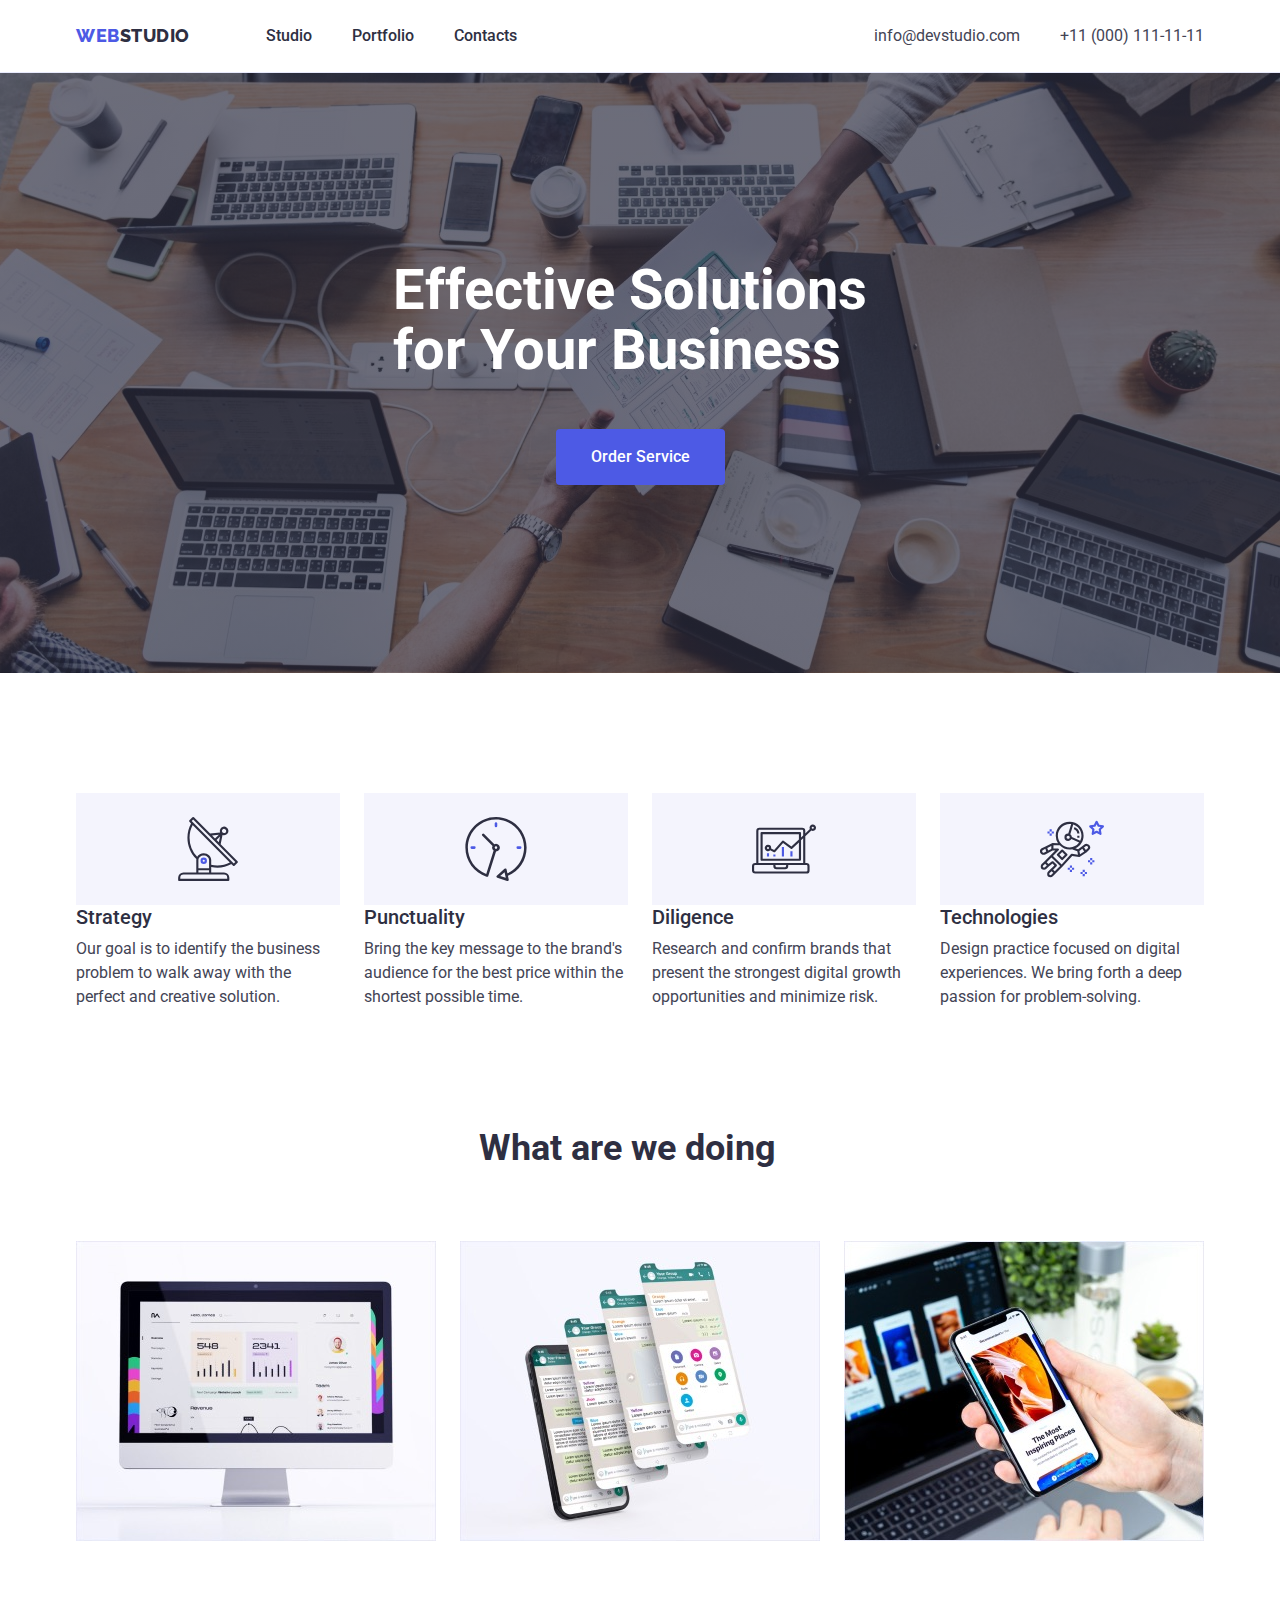
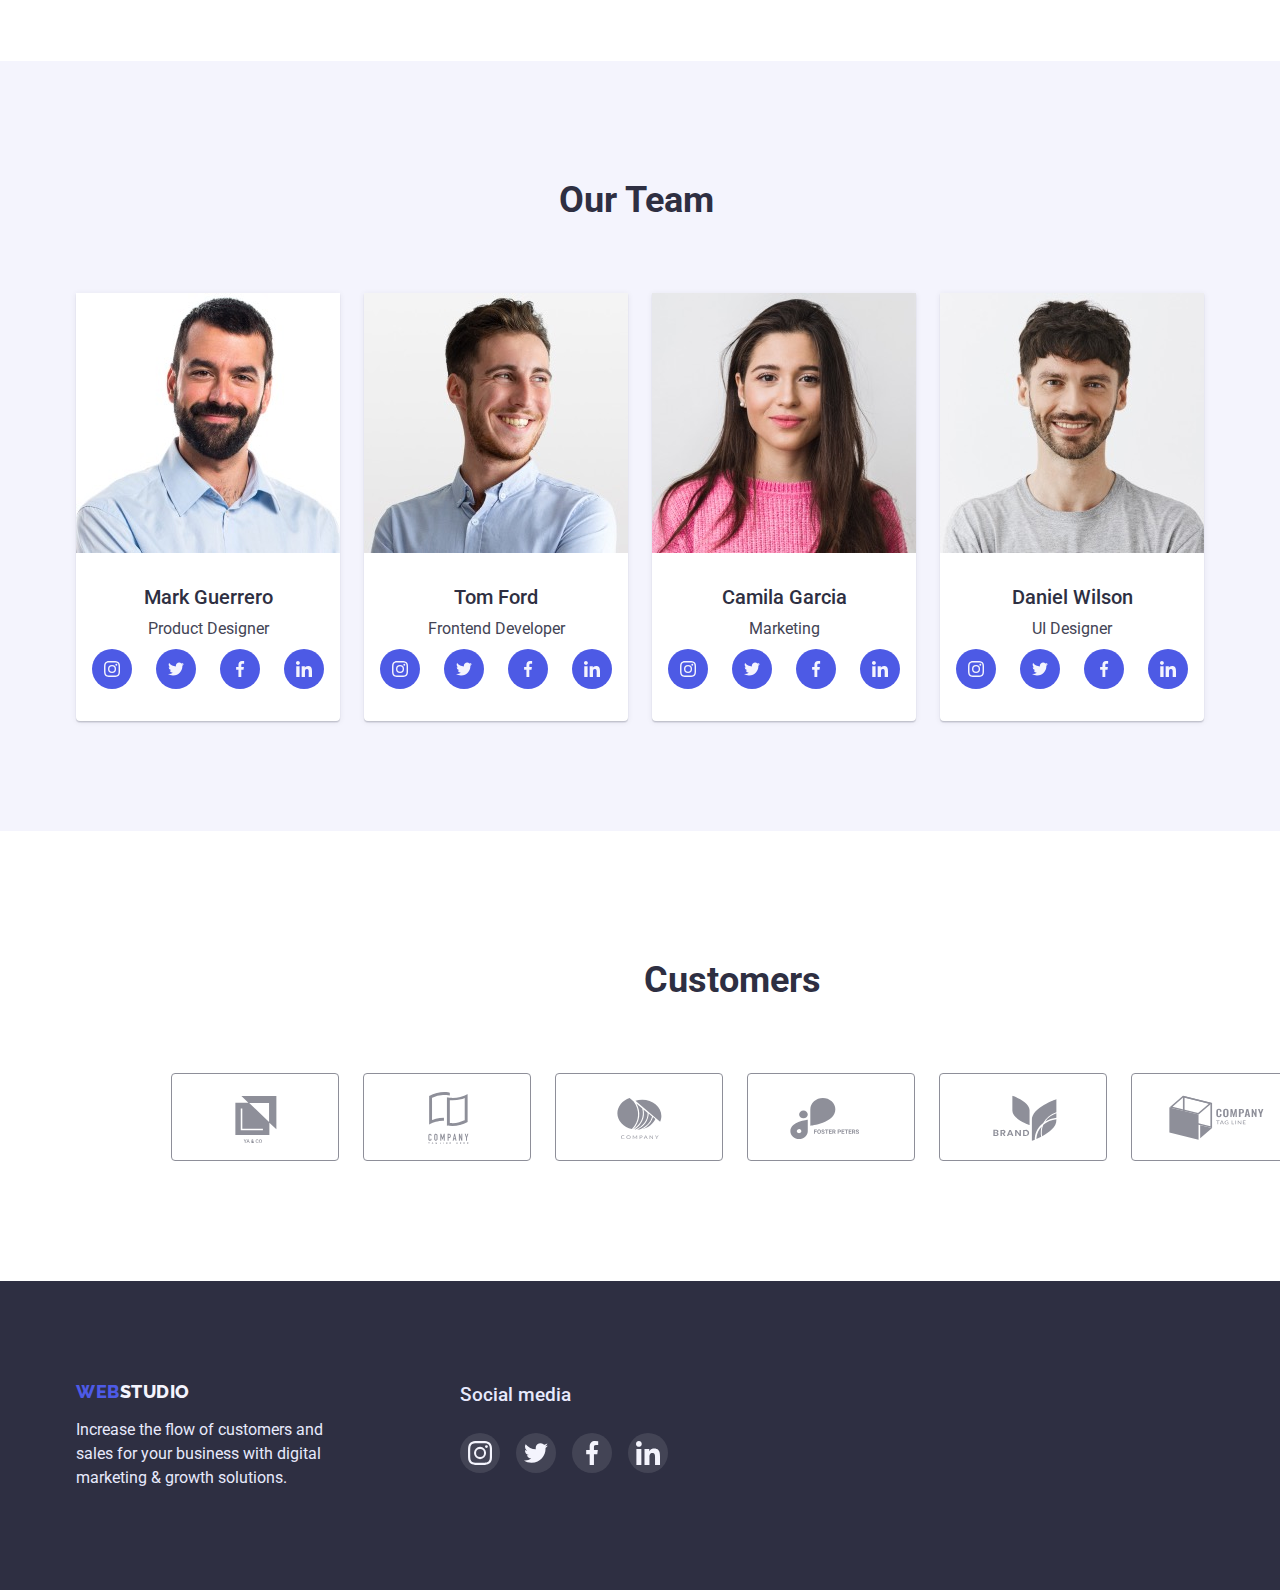
<file: index.html>
<!DOCTYPE html>
<html lang="en">
    <head>
        <meta charset="UTF-8" />
        <meta http-equiv="X-UA-Compatible" content="IE=edge" />
        <meta name="viewport" content="width=device-width, initial-scale=1.0" />
        <title>WebStudio</title>
        <link
            rel="stylesheet"
            href="https://cdn.jsdelivr.net/npm/modern-normalize@1.1.0/modern-normalize.min.css"
        />
        <link rel="preconnect" href="https://fonts.googleapis.com" />
        <link rel="preconnect" href="https://fonts.gstatic.com" crossorigin />
        <link
            href="https://fonts.googleapis.com/css2?family=Raleway:wght@800&family=Roboto:wght@400;500;700&display=swap"
            rel="stylesheet"
        />
        <link rel="stylesheet" href="./css/styles.css" />
    </head>
    <body>
        <header class="header-section">
            <div class="container header">
                <nav class="navigation">
                    <a class="logo-hdr logo" href="./index.html"
                        ><span class="accent-logo">Web</span>Studio</a
                    >
                    <ul class="menu list">
                        <li class="menu-item">
                            <a href="./index.html" class="link menu-item-link">Studio</a>
                        </li>
                        <li class="menu-item">
                            <a href="./portfolio.html" class="link menu-item-link">Portfolio</a>
                        </li>
                        <li class="menu-item">
                            <a href="#" class="link menu-item-link">Contacts</a>
                        </li>
                    </ul>
                </nav>

                <address>
                    <ul class="contacts list">
                        <li class="contact-item">
                            <a href="mailto:info@devstudio.com" class="link contact-item-link">
                                info@devstudio.com</a
                            >
                        </li>
                        <li class="contact-item">
                            <a href="tel:+110001111111" class="link contact-item-link">
                                +11 (000) 111-11-11</a
                            >
                        </li>
                    </ul>
                </address>
            </div>
        </header>

        <main>
            <!-- Hero Section -->
            <section class="hero">
                <div class="container">
                    <h1 class="title hero-title">Effective Solutions for Your Business</h1>
                    <button class="modal-btn btn" type="button">Order Service</button>
                </div>
            </section>

            <!-- Features Section -->
            <section class="features-section">
                <div class="container">
                    <h2 class="hiden-title">Our Features</h2>
                    <ul class="features list">
                        <li class="feature-item">
                            <div class="feature-item-icon-bcg">
                                <svg class="feature-item-icon">
                                    <use href="./images/icons.svg#icon-antenna"></use>
                                </svg>
                            </div>
                            <h3 class="feature-item-title">Strategy</h3>
                            <p class="feature-item-descr">
                                Our goal is to identify the business problem to walk away with the
                                perfect and creative solution.
                            </p>
                        </li>
                        <li class="feature-item">
                            <div class="feature-item-icon-bcg">
                                <svg class="feature-item-icon">
                                    <use href="./images/icons.svg#icon-clock"></use>
                                </svg>
                            </div>
                            <h3 class="feature-item-title">Punctuality</h3>
                            <p class="feature-item-descr">
                                Bring the key message to the brand's audience for the best price
                                within the shortest possible time.
                            </p>
                        </li>
                        <li class="feature-item">
                            <div class="feature-item-icon-bcg">
                                <svg class="feature-item-icon">
                                    <use href="./images/icons.svg#icon-diagram"></use>
                                </svg>
                            </div>
                            <h3 class="feature-item-title">Diligence</h3>
                            <p class="feature-item-descr">
                                Research and confirm brands that present the strongest digital
                                growth opportunities and minimize risk.
                            </p>
                        </li>
                        <li class="feature-item">
                            <div class="feature-item-icon-bcg">
                                <svg class="feature-item-icon">
                                    <use href="./images/icons.svg#icon-astronaut"></use>
                                </svg>
                            </div>
                            <h3 class="feature-item-title">Technologies</h3>
                            <p class="feature-item-descr">
                                Design practice focused on digital experiences. We bring forth a
                                deep passion for problem-solving.
                            </p>
                        </li>
                    </ul>
                </div>
            </section>

            <!-- Service Section -->
            <section class="section">
                <div class="container">
                    <h2 class="title service-title">What are we doing</h2>
                    <ul class="service-list list">
                        <li class="service-item">
                            <img src="./images/img1-2.jpg" alt="iMac" width="360" height="300" />
                        </li>
                        <li class="service-item">
                            <img
                                src="./images/img2-2.jpg"
                                alt="WhatsApp"
                                width="360"
                                height="300"
                            />
                        </li>
                        <li class="service-item">
                            <img
                                src="./images/img3-2.jpg"
                                alt="iPhone and laptop"
                                width="360"
                                height="300"
                            />
                        </li>
                    </ul>
                </div>
            </section>

            <!-- Team Section -->
            <section class="team-section">
                <div class="container">
                    <h2 class="title team-title">Our Team</h2>
                    <ul class="team-list list">
                        <li class="team-mmbr">
                            <img
                                src="./images/img-5.jpg"
                                alt="Product Designer"
                                width="264"
                                height="260"
                            />
                            <div class="team-mmbr-descr">
                                <h3 class="team-mmbr-name">Mark Guerrero</h3>
                                <p class="team-mmbr-psn">Product Designer</p>
                                <ul class="team-mmbr-soc-list list">
                                    <li class="team-mmbr-soc-item">
                                        <a href="" class="team-mmbr-soc-link link">
                                            <svg class="team-mmbr-soc-icon">
                                                <use href="./images/icons.svg#icon-instagram"></use>
                                            </svg>
                                        </a>
                                    </li>
                                    <li class="team-mmbr-soc-item">
                                        <a href="" class="team-mmbr-soc-link link">
                                            <svg class="team-mmbr-soc-icon">
                                                <use href="./images/icons.svg#icon-twitter"></use>
                                            </svg>
                                        </a>
                                    </li>
                                    <li class="team-mmbr-soc-item">
                                        <a href="" class="team-mmbr-soc-link link">
                                            <svg class="team-mmbr-soc-icon">
                                                <use href="./images/icons.svg#icon-facebook"></use>
                                            </svg>
                                        </a>
                                    </li>
                                    <li class="team-mmbr-soc-item">
                                        <a href="" class="team-mmbr-soc-link link">
                                            <svg class="team-mmbr-soc-icon">
                                                <use href="./images/icons.svg#icon-linkedin"></use>
                                            </svg>
                                        </a>
                                    </li>
                                </ul>
                            </div>
                        </li>
                        <li class="team-mmbr">
                            <img
                                src="./images/img-2-2.jpg"
                                alt="Frontend Developer"
                                width="264"
                                height="260"
                            />
                            <div class="team-mmbr-descr">
                                <h3 class="team-mmbr-name">Tom Ford</h3>
                                <p class="team-mmbr-psn">Frontend Developer</p>
                                <ul class="team-mmbr-soc-list list">
                                    <li class="team-mmbr-soc-item">
                                        <a href="" class="team-mmbr-soc-link link">
                                            <svg class="team-mmbr-soc-icon">
                                                <use href="./images/icons.svg#icon-instagram"></use>
                                            </svg>
                                        </a>
                                    </li>
                                    <li class="team-mmbr-soc-item">
                                        <a href="" class="team-mmbr-soc-link link">
                                            <svg class="team-mmbr-soc-icon">
                                                <use href="./images/icons.svg#icon-twitter"></use>
                                            </svg>
                                        </a>
                                    </li>
                                    <li class="team-mmbr-soc-item">
                                        <a href="" class="team-mmbr-soc-link link">
                                            <svg class="team-mmbr-soc-icon">
                                                <use href="./images/icons.svg#icon-facebook"></use>
                                            </svg>
                                        </a>
                                    </li>
                                    <li class="team-mmbr-soc-item">
                                        <a href="" class="team-mmbr-soc-link link">
                                            <svg class="team-mmbr-soc-icon">
                                                <use href="./images/icons.svg#icon-linkedin"></use>
                                            </svg>
                                        </a>
                                    </li>
                                </ul>
                            </div>
                        </li>
                        <li class="team-mmbr">
                            <img
                                src="./images/img-3-2.jpg"
                                alt="Marketing"
                                width="264"
                                height="260"
                            />
                            <div class="team-mmbr-descr">
                                <h3 class="team-mmbr-name">Camila Garcia</h3>
                                <p class="team-mmbr-psn">Marketing</p>
                                <ul class="team-mmbr-soc-list list">
                                    <li class="team-mmbr-soc-item">
                                        <a href="" class="team-mmbr-soc-link link">
                                            <svg class="team-mmbr-soc-icon">
                                                <use href="./images/icons.svg#icon-instagram"></use>
                                            </svg>
                                        </a>
                                    </li>
                                    <li class="team-mmbr-soc-item">
                                        <a href="" class="team-mmbr-soc-link link">
                                            <svg class="team-mmbr-soc-icon">
                                                <use href="./images/icons.svg#icon-twitter"></use>
                                            </svg>
                                        </a>
                                    </li>
                                    <li class="team-mmbr-soc-item">
                                        <a href="" class="team-mmbr-soc-link link">
                                            <svg class="team-mmbr-soc-icon">
                                                <use href="./images/icons.svg#icon-facebook"></use>
                                            </svg>
                                        </a>
                                    </li>
                                    <li class="team-mmbr-soc-item">
                                        <a href="" class="team-mmbr-soc-link link">
                                            <svg class="team-mmbr-soc-icon">
                                                <use href="./images/icons.svg#icon-linkedin"></use>
                                            </svg>
                                        </a>
                                    </li>
                                </ul>
                            </div>
                        </li>
                        <li class="team-mmbr">
                            <img
                                src="./images/img-4-2.jpg"
                                alt="UI Designer"
                                width="264"
                                height="260"
                            />
                            <div class="team-mmbr-descr">
                                <h3 class="team-mmbr-name">Daniel Wilson</h3>
                                <p class="team-mmbr-psn">UI Designer</p>
                                <ul class="team-mmbr-soc-list list">
                                    <li class="team-mmbr-soc-item">
                                        <a href="" class="team-mmbr-soc-link link">
                                            <svg class="team-mmbr-soc-icon">
                                                <use href="./images/icons.svg#icon-instagram"></use>
                                            </svg>
                                        </a>
                                    </li>
                                    <li class="team-mmbr-soc-item">
                                        <a href="" class="team-mmbr-soc-link link">
                                            <svg class="team-mmbr-soc-icon">
                                                <use href="./images/icons.svg#icon-twitter"></use>
                                            </svg>
                                        </a>
                                    </li>
                                    <li class="team-mmbr-soc-item">
                                        <a href="" class="team-mmbr-soc-link link">
                                            <svg class="team-mmbr-soc-icon">
                                                <use href="./images/icons.svg#icon-facebook"></use>
                                            </svg>
                                        </a>
                                    </li>
                                    <li class="team-mmbr-soc-item">
                                        <a href="" class="team-mmbr-soc-link link">
                                            <svg class="team-mmbr-soc-icon">
                                                <use href="./images/icons.svg#icon-linkedin"></use>
                                            </svg>
                                        </a>
                                    </li>
                                </ul>
                            </div>
                        </li>
                    </ul>
                </div>
            </section>

            <!-- Customers Section -->
            <section class="customers-section">
                <div class="container">
                    <h2 class="title customers-title">Customers</h2>
                    <ul class="customers-list list">
                        <li class="customer-item">
                            <a href="" class="customer-link link">
                                <svg class="customer-icon">
                                    <use href="./images/icons.svg#icon-logo-1"></use>
                                </svg>
                            </a>
                        </li>
                        <li class="customer-item">
                            <a href="" class="customer-link link">
                                <svg class="customer-icon">
                                    <use href="./images/icons.svg#icon-logo-2"></use>
                                </svg>
                            </a>
                        </li>
                        <li class="customer-item">
                            <a href="" class="customer-link link">
                                <svg class="customer-icon">
                                    <use href="./images/icons.svg#icon-logo-3"></use>
                                </svg>
                            </a>
                        </li>
                        <li class="customer-item">
                            <a href="" class="customer-link link">
                                <svg class="customer-icon">
                                    <use href="./images/icons.svg#icon-logo-4"></use>
                                </svg>
                            </a>
                        </li>
                        <li class="customer-item">
                            <a href="" class="customer-link link">
                                <svg class="customer-icon">
                                    <use href="./images/icons.svg#icon-logo-5"></use>
                                </svg>
                            </a>
                        </li>
                        <li class="customer-item">
                            <a href="" class="customer-link link">
                                <svg class="customer-icon">
                                    <use href="./images/icons.svg#icon-logo-6"></use>
                                </svg>
                            </a>
                        </li>
                    </ul>
                </div>
            </section>
        </main>

        <footer class="footer">
            <div class="container">
                <div class="footer-content">
                    <div class="footer-info">
                        <a class="logo-ftr logo" href="./index.html"
                            ><span class="accent-logo">Web</span>Studio</a
                        >
                        <p>
                            Increase the flow of customers and sales for your business with digital
                            marketing & growth solutions.
                        </p>
                    </div>
                    <div class="footer-soc">
                        <h3 class="footer-soc-title">Social media</h3>
                        <ul class="footer-soc-list list">
                            <li class="footer-soc-item">
                                <a href="" class="footer-soc-link link">
                                    <svg class="footer-soc-icon">
                                        <use href="./images/icons.svg#icon-instagram"></use>
                                    </svg>
                                </a>
                            </li>
                            <li class="footer-soc-item">
                                <a href="" class="footer-soc-link link">
                                    <svg class="footer-soc-icon">
                                        <use href="./images/icons.svg#icon-twitter"></use>
                                    </svg>
                                </a>
                            </li>
                            <li class="footer-soc-item">
                                <a href="" class="footer-soc-link link">
                                    <svg class="footer-soc-icon">
                                        <use href="./images/icons.svg#icon-facebook"></use>
                                    </svg>
                                </a>
                            </li>
                            <li class="footer-soc-item">
                                <a href="" class="footer-soc-link link">
                                    <svg class="footer-soc-icon">
                                        <use href="./images/icons.svg#icon-linkedin"></use>
                                    </svg>
                                </a>
                            </li>
                        </ul>
                    </div>
                </div>
            </div>
        </footer>
    </body>
</html>
</file>
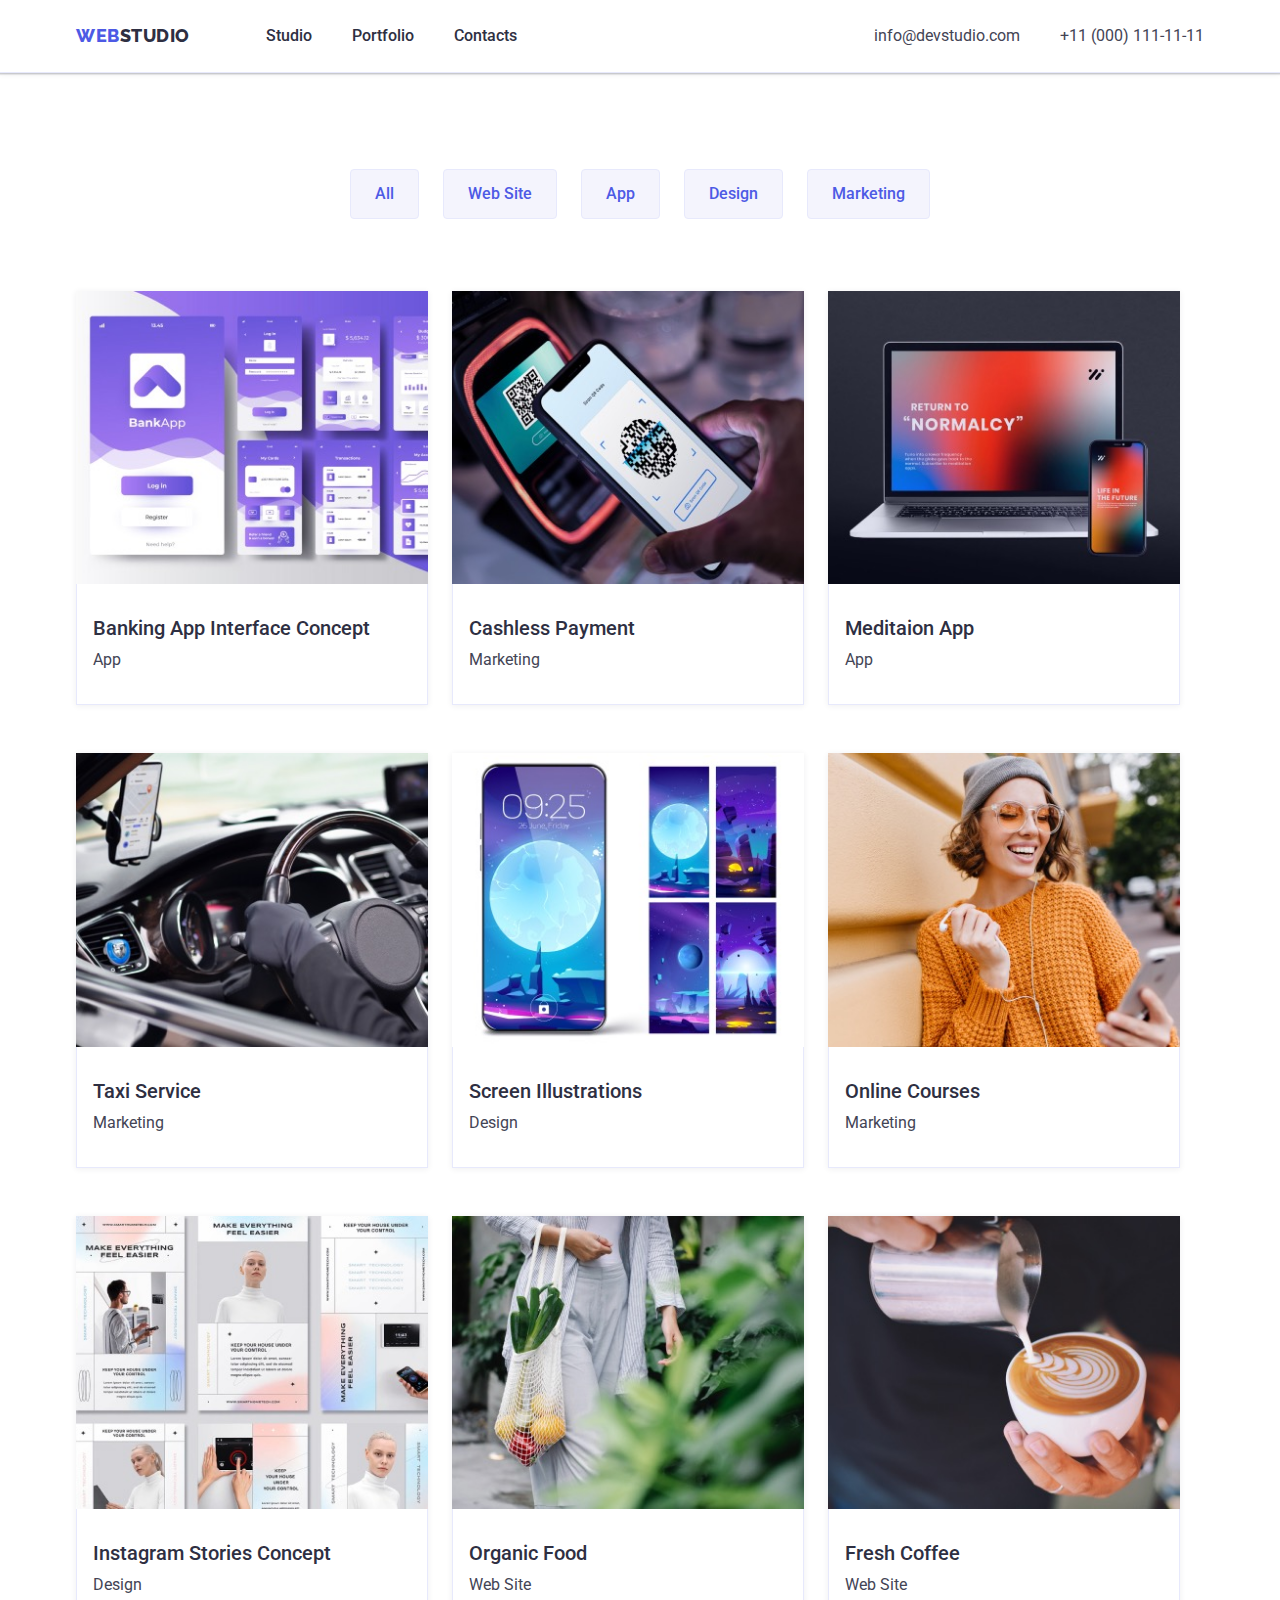
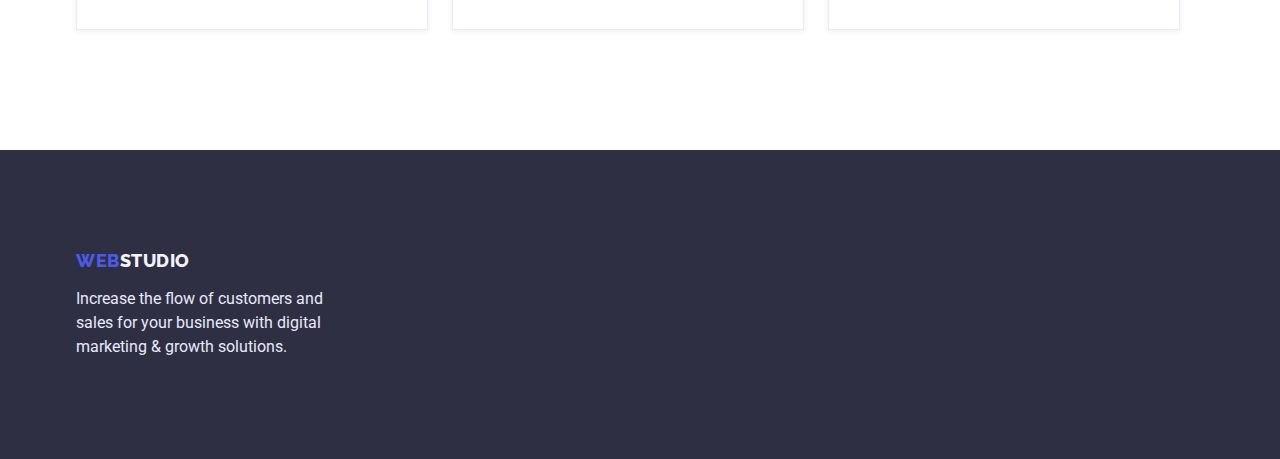
<file: portfolio.html>
<!DOCTYPE html>
<html lang="en">
    <head>
        <meta charset="UTF-8" />
        <meta http-equiv="X-UA-Compatible" content="IE=edge" />
        <meta name="viewport" content="width=device-width, initial-scale=1.0" />
        <title>Portfolio</title>
        <link
            rel="stylesheet"
            href="https://cdn.jsdelivr.net/npm/modern-normalize@1.1.0/modern-normalize.min.css"
        />
        <link rel="preconnect" href="https://fonts.googleapis.com" />
        <link rel="preconnect" href="https://fonts.gstatic.com" crossorigin />
        <link
            href="https://fonts.googleapis.com/css2?family=Raleway:wght@800&family=Roboto:wght@400;500;700&display=swap"
            rel="stylesheet"
        />
        <link rel="stylesheet" href="./css/styles.css" />
    </head>
    <body>
        <header class="header-section">
            <div class="container header">
                <nav class="navigation">
                    <a class="logo-hdr logo" href="./index.html"
                        ><span class="accent-logo">Web</span>Studio</a
                    >
                    <ul class="menu list">
                        <li class="menu-item"><a href="./index.html" class="link menu-item-link">Studio</a></li>
                        <li class="menu-item">
                            <a href="./portfolio.html" class="link menu-item-link">Portfolio</a>
                        </li>
                        <li class="menu-item"><a href="#" class="link menu-item-link">Contacts</a></li>
                    </ul>
                </nav>

                <address>
                    <ul class="contacts list">
                        <li class="contact-item">
                            <a href="mailto:info@devstudio.com" class="link contact-item-link">info@devstudio.com</a>
                        </li>
                        <li class="contact-item">
                            <a href="tel:+110001111111" class="link contact-item-link">+11 (000) 111-11-11</a>
                        </li>
                    </ul>
                </address>
            </div>
        </header>

        <main>
            <section class="portfolio-section">
                <div class="container">
                    <h1 class="hiden-title">Our projects</h1>
                    <ul class="filter list">
                        <li class="filter-item">
                            <button class="filter-btn btn" type="button">All</button>
                        </li>
                        <li class="filter-item">
                            <button class="filter-btn btn" type="button">Web Site</button>
                        </li>
                        <li class="filter-item">
                            <button class="filter-btn btn" type="button">App</button>
                        </li>
                        <li class="filter-item">
                            <button class="filter-btn btn" type="button">Design</button>
                        </li>
                        <li class="filter-item">
                            <button class="filter-btn btn" type="button">Marketing</button>
                        </li>
                    </ul>

                    <ul class="project-list list">
                        <li class="project-item">
                            <img
                                src="./images/img1.jpg"
                                alt="Banking App Interface Concept"
                                width="360"
                                height="300"
                            />
                            <div class="project-item-descr">
                                <h2 class="project-item-name">Banking App Interface Concept</h2>
                                <p class="project-item-text">App</p>
                            </div>
                        </li>
                        <li class="project-item">
                            <img
                                src="./images/img2.jpg"
                                alt="Cashless Payment"
                                width="360"
                                height="300"
                            />
                            <div class="project-item-descr">
                                <h2 class="project-item-name">Cashless Payment</h2>
                                <p class="project-item-text">Marketing</p>
                            </div>
                        </li>
                        <li class="project-item">
                            <img
                                src="./images/img3.jpg"
                                alt="Meditaion App"
                                width="360"
                                height="300"
                            />
                            <div class="project-item-descr">
                                <h2 class="project-item-name">Meditaion App</h2>
                                <p class="project-item-text">App</p>
                            </div>
                        </li>
                        <li class="project-item">
                            <img
                                src="./images/img4.jpg"
                                alt="Taxi Service"
                                width="360"
                                height="300"
                            />
                            <div class="project-item-descr">
                                <h2 class="project-item-name">Taxi Service</h2>
                                <p class="project-item-text">Marketing</p>
                            </div>
                        </li>
                        <li class="project-item">
                            <img
                                src="./images/img5.jpg"
                                alt="Screen Illustrations"
                                width="360"
                                height="300"
                            />
                            <div class="project-item-descr">
                                <h2 class="project-item-name">Screen Illustrations</h2>
                                <p class="project-item-text">Design</p>
                            </div>
                        </li>
                        <li class="project-item">
                            <img
                                src="./images/img6.jpg"
                                alt="Online Courses"
                                width="360"
                                height="300"
                            />
                            <div class="project-item-descr">
                                <h2 class="project-item-name">Online Courses</h2>
                                <p class="project-item-text">Marketing</p>
                            </div>
                        </li>
                        <li class="project-item">
                            <img
                                src="./images/img7.jpg"
                                alt="Instagram Stories Concept"
                                width="360"
                                height="300"
                            />
                            <div class="project-item-descr">
                                <h2 class="project-item-name">Instagram Stories Concept</h2>
                                <p class="project-item-text">Design</p>
                            </div>
                        </li>
                        <li class="project-item">
                            <img
                                src="./images/img8.jpg"
                                alt="Organic Food"
                                width="360"
                                height="300"
                            />
                            <div class="project-item-descr">
                                <h2 class="project-item-name">Organic Food</h2>
                                <p class="project-item-text">Web Site</p>
                            </div>
                        </li>
                        <li class="project-item">
                            <img
                                src="./images/img9.jpg"
                                alt="Fresh Coffee"
                                width="360"
                                height="300"
                            />
                            <div class="project-item-descr">
                                <h2 class="project-item-name">Fresh Coffee</h2>
                                <p class="project-item-text">Web Site</p>
                            </div>
                        </li>
                    </ul>
                </div>
            </section>
        </main>

        <footer class="footer">
            <div class="container">
                <div class="footer-info">
                    <a class="logo-ftr logo" href="./index.html"
                        ><span class="accent-logo">Web</span>Studio</a
                    >
                    <p>
                        Increase the flow of customers and sales for your business with digital
                        marketing & growth solutions.
                    </p>
                </div>
            </div>
        </footer>
    </body>
</html>
</file>
<file: css/styles.css>
:root {
    --primary-font-family: "Roboto", sans-serif;
    --logo-font-family: "Raleway", sans-serif;
    --primary-brand-color: #4d5ae5;
    --pressed-state-color: #404bbf;
    --dark-color: #2e2f42;
    --success-color: #31d0aa;
    --text-color: #434455;
    --subtle-text-color: #8e8f99;
    --accent-color: #e7e9fc;
    --light-color: #f4f4fd;
    --row-gap: 48px;
    --column-gap: 24px;
    --background-color-hero: rgba(46, 47, 66, 0.7);
}

/* =============== COMPONENTS =============== */
h1,
h2,
h3,
p {
    margin-top: 0;
    margin-bottom: 0;
}

ul {
    margin-top: 0;
    margin-bottom: 0;
    padding-left: 0;
}

body {
    font-family: var(--primary-font-family);
    color: var(--text-color);
}

img {
    display: block;
    max-width: 100%;
    height: auto;
}

.link {
    text-decoration: none;
    font-style: normal;
    color: inherit;
}

.list {
    list-style: none;
}

.link:is(:hover, :focus) {
    color: var(--pressed-state-color);
}

.btn {
    display: block;
    cursor: pointer;
    border: none;
    border-radius: 4px;
}

.btn:hover,
.btn:focus {
    background-color: var(--pressed-state-color);
    color: #ffffff;
}

.title {
    font-weight: 700;
    font-size: 36px;
    line-height: 1.11;
    color: var(--dark-color);
}

.logo {
    text-decoration: none;
    font-family: var(--logo-font-family);
    font-weight: 800;
    font-size: 18px;
    letter-spacing: 0.03em;
    text-transform: uppercase;
}
.hiden-title {
    position: absolute;
    width: 1px;
    height: 1px;
    margin: -1px;
    padding: 0;
    overflow: hidden;
    border: 0;
    clip: rect(0 0 0 0);
}

.section {
    padding-top: 120px;
    padding-bottom: 120px;
}

.container {
    width: 1158px;
    padding-left: 15px;
    padding-right: 15px;
    margin-left: auto;
    margin-right: auto;
}

.portfolio-section {
    padding-top: 96px;
    padding-bottom: 120px;
}
/* =============== /COMPONENTS =============== */

/* =============== HEADER =============== */
.header-section {
    border-bottom: 1px solid var(--accent-color);
    box-shadow: 0px 2px 1px rgba(46, 47, 66, 0.08), 0px 1px 1px rgba(46, 47, 66, 0.16),
        0px 1px 6px rgba(46, 47, 66, 0.08);
}

.header {
    display: flex;
    justify-content: space-between;
}

.navigation {
    display: flex;
}

.logo-hdr {
    color: var(--dark-color);
    line-height: 1.33;
    margin-right: 76px;
    padding-top: 24px;
    padding-bottom: 24px;
}

.accent-logo {
    color: var(--primary-brand-color);
}

.menu {
    display: flex;
    gap: 40px;
    color: var(--dark-color);
    font-weight: 500;
    line-height: 1.5;
}

.menu-item-link,
.contact-item-link {
    display: flex;
    align-items: center;
    justify-content: center;
    padding-top: 24px;
    padding-bottom: 24px;
}

.contact-icon {
    width: 20px;
    height: 20px;
    fill: var(--text-color);
}

.link:is(:hover, :focus) .contact-icon {
    fill: var(--pressed-state-color);
}

.contacts {
    display: flex;
    gap: 40px;
}

.contact-item {
    line-height: 1.5;
}

/* =============== /HEADER =============== */

/* =============== HERO =============== */
.hero {
    background-color: var(--background-color-hero);
    background-image: linear-gradient(var(--background-color-hero), var(--background-color-hero)),
        url(../images/people-office\ 1-2.jpg);
    background-repeat: no-repeat;
    background-position: center;
    background-size: cover;

    color: #ffffff;
    padding-top: 188px;
    padding-bottom: 188px;
}

.hero-title {
    font-weight: 700;
    font-size: 56px;
    line-height: 1.07;
    color: #ffffff;
    max-width: 494px;
    margin-left: auto;
    margin-right: auto;
    margin-bottom: 48px;
}

.modal-btn {
    color: inherit;
    background-color: var(--primary-brand-color);
    font-weight: 500;
    font-size: 16px;
    line-height: 1.5;
    padding: 16px 32px;
    width: 169px;
    height: 56px;
    margin-left: auto;
    margin-right: auto;
}
/* =============== /HERO =============== */

/* =============== FEATURES =============== */
.features-section {
    padding-top: 120px;
}

.features {
    display: flex;
    justify-content: space-between;
}

.feature-item {
    width: 264px;
}

.feature-item-icon-bcg {
    width: 264px;
    height: 112px;
    background-color: var(--light-color);
    display: flex;
    align-items: center;
    justify-content: center;
}

.feature-item-icon {
    width: 64px;
    height: 64px;
}

.feature-item-title {
    color: var(--dark-color);
    font-weight: 500;
    font-size: 20px;
    line-height: 1.2;
    margin-bottom: 8px;
}

.feature-item-descr {
    line-height: 1.5;
}
/* =============== /FEATURES =============== */

/* =============== SERVICE =============== */
.service-title {
    width: 323px;
    margin-left: auto;
    margin-right: auto;
    margin-bottom: 72px;
}

.service-list {
    display: flex;
    justify-content: space-between;
}
/* =============== /SERVICE =============== */

/* =============== TEAM =============== */
.team-section {
    padding-top: 120px;
    padding-bottom: 110px;
    background-color: var(--light-color);
}

.team-list {
    display: flex;
    justify-content: space-between;
}
.team-title {
    width: 162px;
    margin-left: auto;
    margin-right: auto;
    margin-bottom: 72px;
}

.team-mmbr {
    display: block;
    background-color: #ffffff;
    width: 264px;
    padding-bottom: 32px;
    box-shadow: 0px 1px 6px rgba(46, 47, 66, 0.08), 0px 1px 1px rgba(46, 47, 66, 0.16),
        0px 2px 1px rgba(46, 47, 66, 0.08);
    border-radius: 0px 0px 4px 4px;
}

.team-mmbr-descr {
    width: 232px;
    margin: 32px 16px 0 16px;
    text-align: center;
}

.team-mmbr-name {
    color: var(--dark-color);
    font-weight: 500;
    font-size: 20px;
    line-height: 1.2;
    margin-bottom: 8px;
}

.team-mmbr-psn {
    line-height: 1.5;
    margin-bottom: 8px;
}

.team-mmbr-soc-list {
    display: flex;
    align-items: center;
    justify-content: center;
    gap: 24px;
}

.team-mmbr-soc-item {
    width: 40px;
    height: 40px;
}

.team-mmbr-soc-link {
    width: 100%;
    height: 100%;
    background-color: var(--primary-brand-color);
    border-radius: 50%;
    display: flex;
    align-items: center;
    justify-content: center;
}

.team-mmbr-soc-icon {
    width: 16px;
    height: 16px;
    fill: var(--light-color);
}

.team-mmbr-soc-link:is(:hover, :focus) {
    background-color: var(--pressed-state-color);
}
/* =============== /TEAM =============== */

/* =============== CUSTOMERS =============== */
.customers-section {
    padding: 130px 156px 120px 156px;
}

.customers-title {
    width: 183px;
    margin-left: auto;
    margin-right: auto;
    margin-bottom: 72px;
}

.customers-list {
    display: flex;
    align-items: center;
    justify-content: center;
    gap: 24px;
}

.customer-item {
    width: 168px;
    height: 88px;
}

.customer-link {
    width: 100%;
    height: 100%;
    border: 1px solid var(--subtle-text-color);
    border-radius: 4px;
    display: flex;
    align-items: center;
    justify-content: center;
    color: var(--subtle-text-color);
}

.customer-icon {
    width: 104px;
    height: 56px;
    fill: currentColor;
}

.customer-link:is(:hover, :focus) {
    border-color: var(--pressed-state-color);
    color: var(--pressed-state-color);
}
/* =============== /CUSTOMERS =============== */

/* =============== FOOTER =============== */
.footer {
    background-color: var(--dark-color);
    color: var(--accent-color);
    line-height: 1.5;
    padding-top: 100px;
    padding-bottom: 100px;
}

.footer-info {
    width: 264px;
    margin-right: 120px;
}

.logo-ftr {
    display: block;
    color: var(--light-color);
    line-height: 1.17;
    margin-bottom: 16px;
}

.footer-content {
    display: flex;
    align-items: flex-start;
    justify-content: start;
}

.footer-soc-title {
    font-weight: 500;
    line-height: 1.5;
    margin-bottom: 24px;
}

.footer-soc-list {
    display: flex;
    align-items: center;
    justify-content: center;
    gap: 16px;
}

.footer-soc-item {
    width: 40px;
    height: 40px;
    background: rgba(255, 255, 255, 0.1);
    border-radius: 50%;
}

.footer-soc-item:is(:hover, :focus) {
    background: var(--success-color);
}

.footer-soc-link {
    width: 100%;
    height: 100%;
    display: flex;
    align-items: center;
    justify-content: center;
}

.footer-soc-icon {
    width: 24px;
    height: 24px;
    fill: var(--light-color);
}
/* =============== /FOOTER =============== */

/* =============== PROJECTS =============== */
.filter {
    display: flex;
    justify-content: center;
    gap: 24px;
    margin-bottom: 72px;
}

.filter-btn {
    color: var(--primary-brand-color);
    background-color: var(--light-color);
    border: 1px solid #e7e9fc;
    padding: 12px 24px;
    font-weight: 500;
    font-size: 16px;
    line-height: 1.5;
}

.filter-btn:hover,
.filter-bnt:focus {
    box-shadow: 0px 3px 1px rgba(0, 0, 0, 0.1), 0px 2px 1px rgba(0, 0, 0, 0.08),
        0px 2px 2px rgba(0, 0, 0, 0.12);
    border: 1px solid var(--pressed-state-color);
}

.project-list {
    display: flex;
    flex-wrap: wrap;
    row-gap: var(--row-gap);
    column-gap: var(--column-gap);
}

.project-item {
    flex-basis: calc(100% / 3 - var(--column-gap));
    box-shadow: 0px 1px 6px rgba(46, 47, 66, 0.08);
}

.project-item:hover,
.project-item:focus {
    cursor: pointer;
    box-shadow: 0px 1px 6px rgba(46, 47, 66, 0.08), 0px 1px 1px rgba(46, 47, 66, 0.16),
        0px 2px 1px rgba(46, 47, 66, 0.08);
}

.project-item-descr {
    background-color: #ffffff;
    padding: 32px 0 32px 16px;
    border: 1px solid var(--accent-color);
    border-top: none;
}

.project-item:hover .project-item-descr {
    border: 0.5px solid var(--light-color);
}

.project-item-name {
    color: var(--dark-color);
    font-weight: 500;
    font-size: 20px;
    line-height: 1.2;
    margin-bottom: 8px;
}

.project-item-text {
    line-height: 1.5;
}
/* =============== /PROJECTS =============== */
</file>
